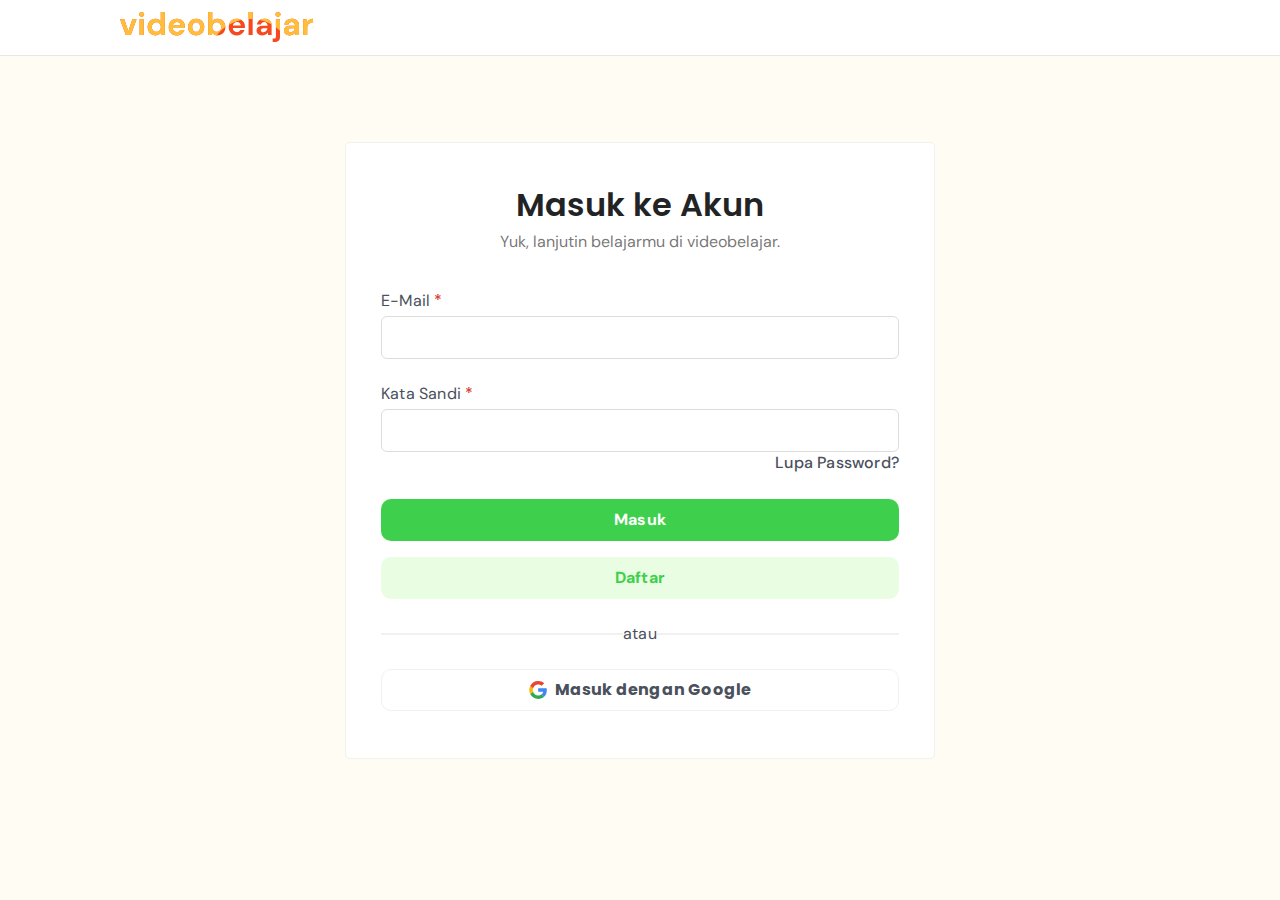
<file: login.html>
<!DOCTYPE html>
<html lang="en">
<head>
    <meta charset="UTF-8">
    <meta name="viewport" content="width=device-width, initial-scale=1.0">
    <title>Login Page</title>
    <link rel="stylesheet" href="./styles/login.css"/>
</head>
<body>

    <header>
        <nav class="navbar">
            <img src="./images/Logo-videobelajar.svg" class="navbar-logo"/>
        </nav>
    </header>

    <main>
        <div class="loginContainer">
            <div class="heading">
                <h3 class="title">Masuk ke Akun</h3>
                <p class="description">Yuk, lanjutin belajarmu di videobelajar.</p>
            </div>
            <form class="form">
                <fieldset class="formGroup">
                    <div class="formField">
                        <label for="email" class="formLabel">E-Mail <span>*</span></label>
                        <input type="email" id="email" name="email" class="formInput" required/>
                    </div>

                    <div class="formField">
                        <label for="password" class="formLabel">Kata Sandi <span>*</span></label>
                        <input type="password" id="password" name="password" class="formInput" required/>
                    </div>
                </fieldset>

                <div class="otherAction">
                    <a href="#">Lupa Password?</a>
                </div>

                <div class="formButton">
                    <button type="submit" class="btn-masuk">Masuk</button>
                    <button type="submit" class="btn-daftar">Daftar</button>
                </div>

                <div class="divider">
                <hr>
                    <span>atau</span>
                <hr>                    
                </div>

                <div class="formButton">
                    <button type="button" class="btn-google">
                        <img class="googleIcon" src="./images/google-icon.svg" alt="google-icon" width="16"/>
                        <span>Masuk dengan Google</span>
                    </button>
                </div>
            </form> 
        </div>
    </main>

</body>
</html>
</file>
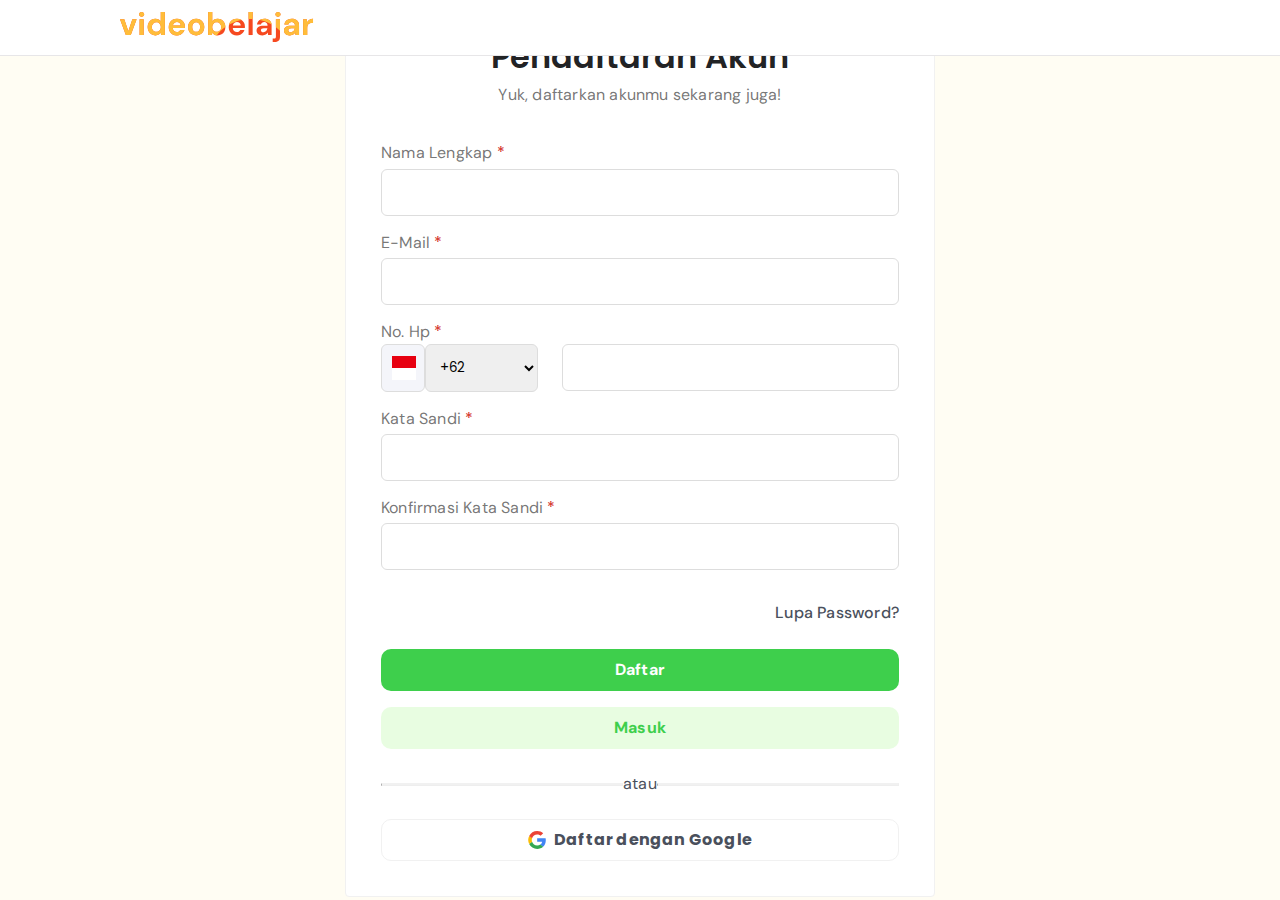
<file: register.html>
<!DOCTYPE html>
<html lang="en">
<head>
    <meta charset="UTF-8">
    <meta name="viewport" content="width=device-width, initial-scale=1.0">
    <title>Register Page</title>
    <link rel="stylesheet" href="./styles/register.css" />
</head>
<body>
    
    <header>
        <nav class="navbar">
            <img src="./images/Logo-videobelajar.svg" class="navbar-logo"/>
        </nav>
    </header>

    <main>
        <div class="registerContainer">
            <div class="heading">                
                <h3 class="title">Pendaftaran Akun</h3>
                <p class="description">Yuk, daftarkan akunmu sekarang juga!</p>
            </div>    
            <form class="form">
                <fieldset class="formGroup">
                    <div class="formField">
                        <label for="fullname" class="formLabel">Nama Lengkap <span>*</span></label>
                        <input type="text" id="fullname" name="fullname" class="formInput" required/>
                    </div>

                    <div class="formField">
                        <label for="email" class="formLabel">E-Mail <span>*</span></label>
                        <input type="email" id="email" name="email" class="formInput" required/>
                    </div>

                    <div class="formField">
                        <label for="numberPhone" class="formLabel">No. Hp <span>*</span></label>
                    </div>

                    <div class="numberPhone">
                        <div class="region">
                            <label for="flag" class="flag">
                                <img class="indonesiaFlag" src="./images/Indonesia (ID).svg" alt="IndonesiaFlag"/>
                            </label>
                            <select name="code" id="code">
                                <option value="+62">+62</option>
                            </select>
                        </div>
                        <input type="tel" id="numberPhone" name="numberPhone" class="inputNumber" required/>
                    </div>
                    
                    <div class="formField">
                        <label for="password" class="formLabel">Kata Sandi <span>*</span></label>
                        <input type="password" id="password" name="password" class="formInput" required/>
                    </div>

                    <div class="formField">
                        <label for="confirmPassword" class="formLabel">Konfirmasi Kata Sandi <span>*</span></label>
                        <input type="password" id="confirmPassword" name="confirmPassword" class="formInput" required/>
                    </div>
                </fieldset>

                <div class="otherAction">
                    <a href="#">Lupa Password?</a>
                </div>

                <div class="formButton">
                    <button type="submit" class="btn-daftar">Daftar</button>
                    <button type="submit" class="btn-masuk">Masuk</button>
                </div>

                <div class="divider">
                    <hr>
                    <span>atau</span>
                    <hr>
                </div>

                <div class="formButton">
                    <button type="button" class="btn-google">
                        <img class="googleIcon" src="./images/google-icon.svg" alt="google-icon" width="16"/>
                        <span>Daftar dengan Google</span>
                    </button>
                </div>
            </form> 
        </div>
    </main>

</body>
</html>
</file>
<file: styles/login.css>
@import url('https://fonts.googleapis.com/css2?family=Poppins:ital,wght@0,100;0,200;0,300;0,400;0,500;0,600;0,700;0,800;0,900;1,100;1,200;1,300;1,400;1,500;1,600;1,700;1,800;1,900&display=swap');

@import url('https://fonts.googleapis.com/css2?family=DM+Sans:ital,opsz,wght@0,9..40,100..1000;1,9..40,100..1000&display=swap');

* {
    margin: 0;
    padding: 0;
    box-sizing: border-box;
    font-family: "Poppins", "DM Sans", serif;
}

.navbar {
    display: flex;
    justify-content: space-between;
    align-items: center;
    position: fixed;
    top: 0;
    left: 0;
    right: 0;
    padding-top: 12px;
    padding-bottom: 12px;
    padding-left: 120px;
    padding-right: 120px;
    z-index: 1000;
    border-bottom: 1px solid #3A35411F;
    background-color: #fff;
}

body {
    width: 100vw;
    height: 100vh;
    display: flex;
    justify-content: center;
    align-items: center;
    background-color: #fffdf3;
}

.loginContainer {
    width: 590px;
    height: 617px;
    padding: 36px;
    gap: 36px;
    border: 1px solid #f1f1f1;
    border-radius: 4px;
    background-color: #fff;
    display: flex;
    flex-direction: column;
    align-items: center;
    justify-content: center;
}

.heading {
    display: flex;
    flex-direction: column;
    align-items: center;
    gap: 10px;
}

.title {
    font-size: 32px;
    font-weight: 600;
    line-height: 32.5px;
    color: #222325;
}

.description {
    font-family: "DM Sans", serif;
    font-size: 16px;
    font-weight: 400;
    line-height: 22.4px;
    color: #333333AD;
}

.form {
    width: 518px;
    height: auto;
}

.formGroup {
    display: flex;
    flex-direction: column;
    border: none;
    gap: 24px;
}

.formLabel {
    font-family: "DM Sans", serif;
    font-size: 16px;
    font-weight: 400;
    line-height: 22.4px;
    letter-spacing: 0.2px;
    color: #4A505C;
}

.formLabel span {
    color: #D32E1F;
}

.formInput {
    font-family: "DM Sans", serif;
    padding: 10px 10px;
    border: 1px solid #ddd;
    border-radius: 6px;
    font-size: 1rem;
}

.formField {
    display: flex;
    flex-direction: column;
    gap: 4px;
}

.otherAction {
    display: flex;
    justify-content: right;
    align-items: center;
}

.otherAction a {
    font-family: "DM Sans", serif;
    font-size: 16px;
    font-weight: 500;
    line-height: 22.4px;
    letter-spacing: 0.2px;
    color: #4A505C;
    text-decoration: none;
    margin-bottom: 24px;
}

.otherAction a:hover {
    text-decoration: underline;
}

.formButton {
    display: flex;
    flex-direction: column;
    justify-content: center;
    align-items: center;
    gap: 16px;
}

.formButton button {
    width: 100%;
    height: 42px;
    border: none;
    border-radius: 10px;
    cursor: pointer;
}

.formButton .btn-masuk {
    font-family: "DM Sans", serif;
    font-size: 16px;
    font-weight: 700;
    line-height: 22.4px;
    letter-spacing: 0.2px;
    color: #fff;
    background-color: #3ECF4C;
}

.formButton .btn-masuk:hover {
    background-color: #3abb47;
}

.formButton .btn-daftar {
    font-family: "DM Sans", serif;
    font-size: 16px;
    font-weight: 700;
    line-height: 22.4px;
    letter-spacing: 0.2px;
    color: #3ECF4C;
    background-color: #E2FCD9CC;
}

.formButton .btn-daftar:hover {
    background-color: #cee5c6;
}

.divider {
    display: flex;
    justify-content: center;
    align-items: center;
    margin: 24px 0;
    flex: 1;
}

.divider hr {
    width: 50%;
    border: none;
    border-top: 2px solid #f1f1f1;
}

.divider span {
    font-family: "DM Sans", serif;
    font-size: 16px;
    font-weight: 400;
    line-height: 22.4px;
    letter-spacing: 0.2px;
    color: #4A505C;
    background-color: #fff;
    position: relative;
}

.formButton .btn-google {
    font-family: "DM Sans", serif;
    font-size: 16px;
    font-weight: 700;
    line-height: 22.4px;
    letter-spacing: 0.2px;
    color: #4A505C;
    background-color: #fff;
    border: 1px solid #f1f1f1;
}

.formButton .btn-google:hover {
    background-color: #eaeaea;
}

.formButton .googleIcon {
    width: 18px;
    height: auto;
}

.btn-google:last-child {
    display: flex;
    justify-content: center;
    align-items: center;
    gap: 8px;
}

@media screen and (max-width: 360px) {
    .navbar {
        padding: 16px 24px;
        height: 74px;
    }

    body {
        padding: 28px 20px;
    }

    .loginContainer {
        margin-top: 28px;
        width: 320px;
        height: 514px;
        padding: 20px;
    }

    .heading {
        width: 280px;
        height: 56px;
    }

    .title {
        display: flex;
        justify-content: center;
        align-items: center;
        width: 280px;
        height: 26px;
        font-size: 24px;
        line-height: 26.4px;
        margin-top: 30px;
    }

    .description {
        display: flex;
        justify-content: center;
        align-items: center;
        width: 280px;
        height: 20px;
        font-size: 14px;
        line-height: 19.6px;
        letter-spacing: 0.2px;
    }

    .form {
        width: 280px;
        height: auto;
    }

    .formLabel {
        font-size: 14px;
        line-height: 19.6px;
        letter-spacing: 0.2px;
    }

    .formInput {
        width: 280px;
        height: auto;
        padding: 10px;
    }

    .formField #email {
        margin-bottom: -12px;
    }

    .formField #password {
        margin-bottom: 12px;
    }

    .otherAction a {
        font-size: 14px;
        line-height: 19.6px;
        letter-spacing: 0.2px;
    }

    .formButton button {
        width: 280px;
        height: 34px;
    }

    .formButton .btn-masuk {
        font-size: 14px;
        line-height: 19.6px;
        letter-spacing: 0.2px;
    }

    .formButton .btn-daftar {
        font-size: 14px;
        line-height: 19.6px;
        letter-spacing: 0.2px;
    }

    .formButton .btn-google {
        font-size: 14px;
        line-height: 19.6px;
        letter-spacing: 0.2px;
    }
}
</file>
<file: styles/register.css>
@import url('https://fonts.googleapis.com/css2?family=Poppins:ital,wght@0,100;0,200;0,300;0,400;0,500;0,600;0,700;0,800;0,900;1,100;1,200;1,300;1,400;1,500;1,600;1,700;1,800;1,900&display=swap');

@import url('https://fonts.googleapis.com/css2?family=DM+Sans:ital,opsz,wght@0,9..40,100..1000;1,9..40,100..1000&display=swap');

* {
    margin: 0;
    padding: 0;
    box-sizing: border-box;
    font-family: "Poppins", "DM Sans", serif;
}

.navbar {
    display: flex;
    justify-content: space-between;
    align-items: center;
    position: fixed;
    top: 0;
    left: 0;
    right: 0;
    padding-top: 12px;
    padding-bottom: 12px;
    padding-left: 120px;
    padding-right: 120px;
    z-index: 1000;
    border-bottom: 1px solid #3A35411F;
    background-color: #fff;
}

body {
    width: 100vw;
    height: 100vh;
    display: flex;
    justify-content: center;
    align-items: center;
    background-color: #fffdf3;
}

.registerContainer {
    width: 590px;
    height: 893px;
    padding: 36px;
    gap: 36px;
    border: 1px solid #f1f1f1;
    border-radius: 4px;
    background-color: #fff;
    display: flex;
    flex-direction: column;
    align-items: center;
    justify-content: center;
}

.heading {
    display: flex;
    flex-direction: column;
    align-items: center;
    gap: 10px;
}

.title {
    font-size: 32px;
    font-weight: 600;
    line-height: 35.2px;
    color: #222325;
}

.description {
    font-family: "DM Sans", serif;
    font-size: 16px;
    font-weight: 400;
    line-height: 22.4px;
    letter-spacing: 0.2px;
    color: #333333AD;
}

.form {
    width: 518px;
    height: auto;
}

.formGroup {
    display: flex;
    flex-direction: column;
    border: none;
    margin-bottom: 16px;
    /* gap: 24px; */
}

.formLabel {
    font-family: "DM Sans", serif;
    font-size: 16px;
    font-weight: 400;
    line-height: 22.4px;
    letter-spacing: 0.2px;
    color: #333333AD;
}

.formLabel span {
    color: #D32E1F;
}

.formInput {
    padding: 10px 10px;
    border: 1px solid #ddd;
    border-radius: 6px;
    font-size: 1rem;
}

.formField {
    display: flex;
    flex-direction: column;
    gap: 4px;
    margin-bottom: 16px;
}

.numberPhone {
    display: flex;
    flex-direction: row;
    justify-content: space-between;
    align-items: center;
    margin-bottom: 16px;
}

.numberPhone .region {
    margin-top: -16px;
    display: flex;
    justify-content: space-between;
}

.numberPhone .flag {
    width: 44px;
    height: 48px;
    display: flex;
    align-items: center;
    padding: 4px 10px;
    border: 1px solid #ddd;
    background-color: #F4F5FA;
    border-radius: 6px;
}

.numberPhone #code {
    width: 112.67px;
    height: 48px;
    padding: 4px 10px;
    border: 1px solid #ddd;
    border-radius: 6px;
}

.numberPhone .inputNumber {
    margin-top: -16px;
    width: 337.33px;
    padding: 10px 10px;
    border: 1px solid #ddd;
    border-radius: 6px;
    font-size: 1rem;
}

.otherAction {
    display: flex;
    justify-content: right;
    align-items: center;
}

.otherAction a {
    font-family: "DM Sans", serif;
    font-size: 16px;
    font-weight: 500;
    line-height: 22.4px;
    letter-spacing: 0.2px;
    color: #4A505C;
    text-decoration: none;
    margin-bottom: 24px;
}

.otherAction a:hover {
    text-decoration: underline;
}

.formButton {
    display: flex;
    flex-direction: column;
    justify-content: center;
    align-items: center;
    gap: 16px;
}

.formButton button {
    width: 100%;
    height: 42px;
    border: none;
    border-radius: 10px;
    cursor: pointer;
}

.formButton .btn-daftar {
    font-family: "DM Sans", serif;
    font-size: 16px;
    font-weight: 700;
    line-height: 22.4px;
    letter-spacing: 0.2px;
    color: #fff;
    background-color: #3ECF4C;
}

.formButton .btn-daftar:hover {
    background-color: #3abb47;
}

.formButton .btn-masuk {
    font-family: "DM Sans", serif;
    font-size: 16px;
    font-weight: 700;
    line-height: 22.4px;
    letter-spacing: 0.2px;
    color: #3ECF4C;
    background-color: #E2FCD9CC;
}

.formButton .btn-masuk:hover {
    background-color: #cee5c6;
}

.divider {
    display: flex;
    justify-content: center;
    align-items: center;
    margin: 24px 0;
    flex: 1;
}

.divider hr {
    width: 50%;
    border-top: 2px solid #f1f1f1;
}

.divider span {
    font-family: "DM Sans", serif;
    font-size: 16px;
    font-weight: 400;
    line-height: 22.4px;
    letter-spacing: 0.2px;
    color: #4A505C;
    background-color: #fff;
    position: relative;
}

.formButton .btn-google {
    font-family: "DM Sans", serif;
    font-size: 16px;
    font-weight: 700;
    line-height: 22.4px;
    letter-spacing: 0.2px;
    color: #4A505C;
    background-color: #fff;
    border: 1px solid #f1f1f1;
}

.formButton .btn-google:hover {
    background-color: #eaeaea;
}

.formButton .googleIcon {
    width: 18px;
    height: auto;
}

.btn-google:last-child {
    display: flex;
    justify-content: center;
    align-items: center;
    gap: 8px;
}

@media screen and (max-width: 360px) {
    .navbar {
        padding: 16px 24px;
        height: 74px;
    }

    body {
        padding: 28px 20px;  
    }

    .registerContainer {
        margin: 28px 20px;
        width: 320px;
        height: 866px;
        padding: 20px;
    }

    .heading {
        width: 280px;
        height: 56px;
        gap: 10px;
    }

    .title {
        display: flex;
        justify-content: center;
        align-items: center;
        width: 280px;
        height: 26px;
        font-size: 24px;
        line-height: 26.4px;
    }

    .description {
        display: flex;
        justify-content: center;
        align-items: center;
        width: 280px;
        height: 20px;
        font-size: 14px;
        line-height: 19.6px;
        letter-spacing: 0.2px;
    }

    .form {
        width: 280px;
        height: auto;
    }

    .formInput {
        width: 280px;
        height: auto;
        padding: 10px;
    }

    .numberPhone .region {
        width: 122px;
        height: auto;
    }

    .numberPhone .inputNumber {
        width: 146px;
        height: auto;
    }
}
</file>
